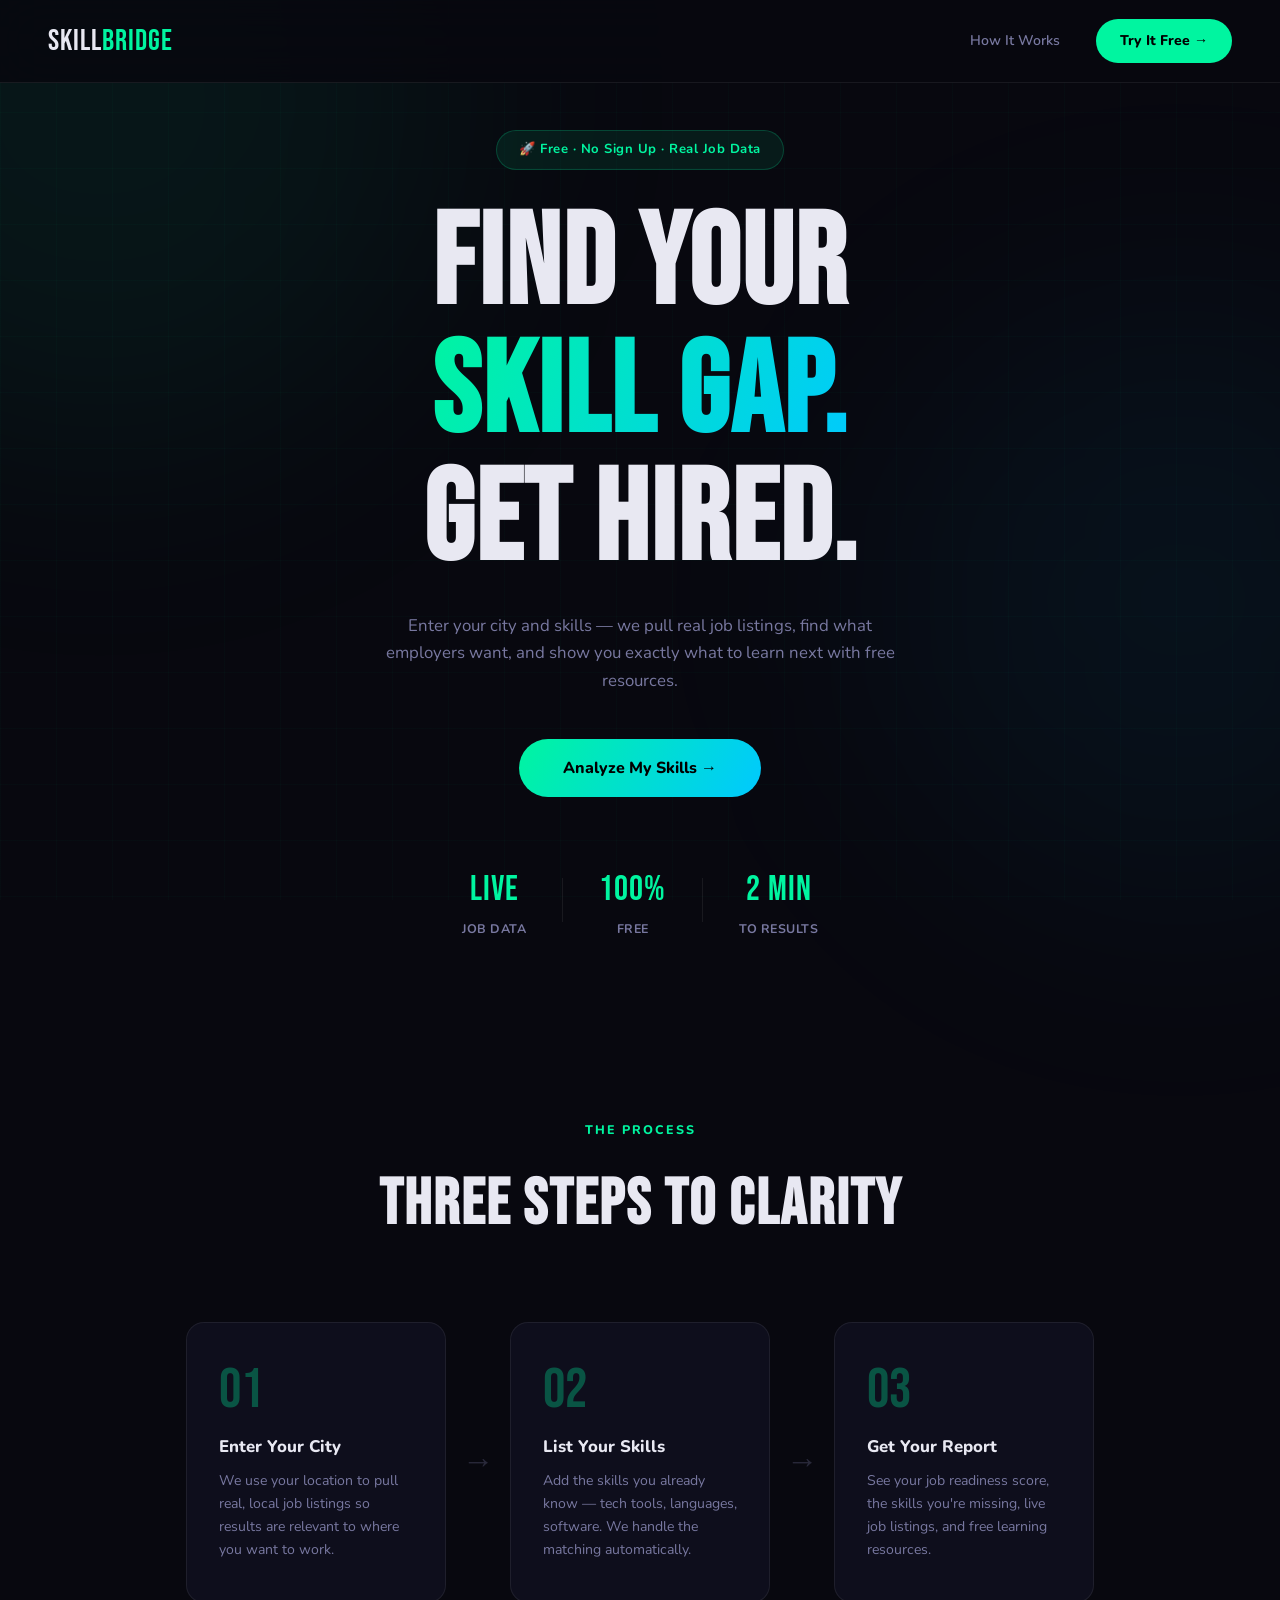
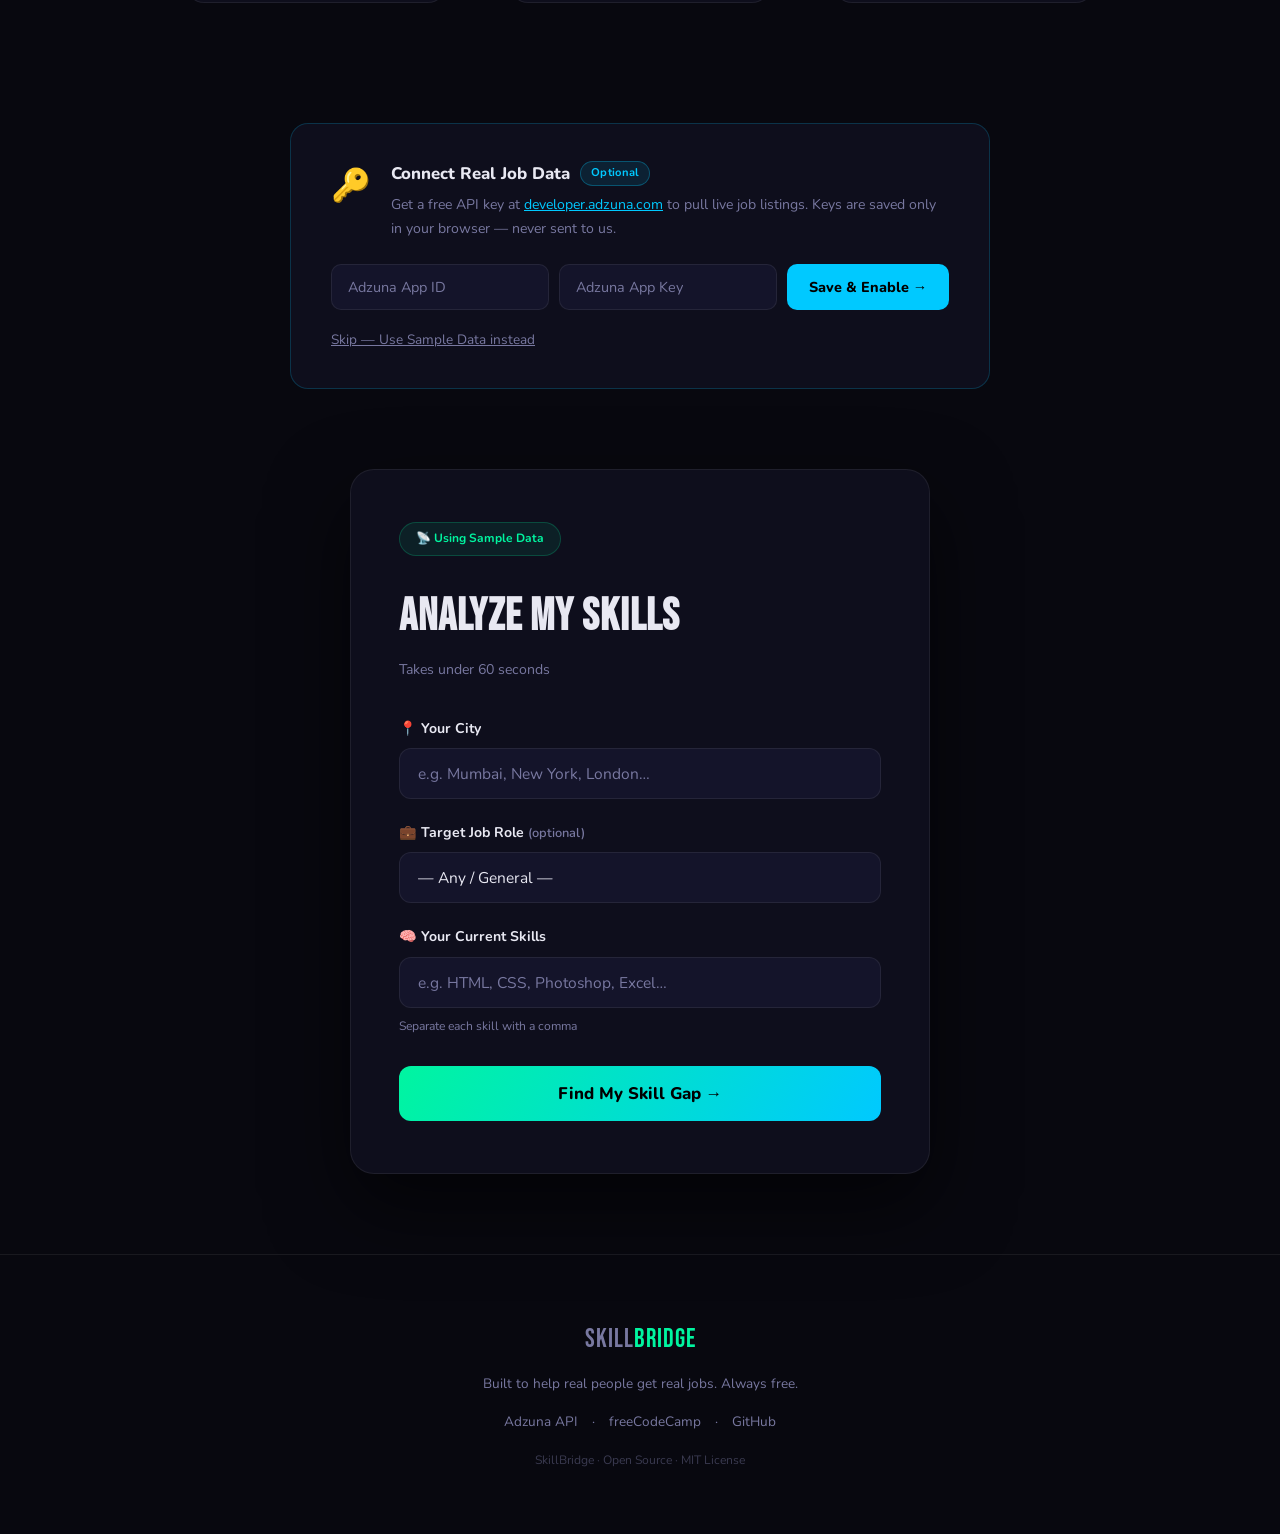
<file: index.html>
<!DOCTYPE html>
<html lang="en">
<head>
  <meta charset="UTF-8" />
  <meta name="viewport" content="width=device-width, initial-scale=1.0"/>
  <meta name="description" content="SkillBridge — Find your skill gap and get hired faster."/>
  <title>SkillBridge — Find Your Skill Gap & Get Hired</title>
  <link rel="stylesheet" href="style.css" />
  <link href="https://fonts.googleapis.com/css2?family=Bebas+Neue&family=Nunito:wght@400;500;600;700;800&display=swap" rel="stylesheet"/>
</head>
<body>

  <div class="bg-grid"></div>
  <div class="glow glow-1"></div>
  <div class="glow glow-2"></div>

  <!-- NAV -->
  <nav>
    <div class="logo">Skill<span>Bridge</span></div>
    <div class="nav-links">
      <a href="#how">How It Works</a>
      <a href="#finder" class="btn-nav">Try It Free →</a>
    </div>
  </nav>

  <!-- HERO -->
  <section class="hero">
    <div class="badge animate-1">🚀 Free · No Sign Up · Real Job Data</div>
    <h1 class="hero-title animate-2">
      Find Your<br/>
      <span class="highlight">Skill Gap.</span><br/>
      Get Hired.
    </h1>
    <p class="hero-sub animate-3">
      Enter your city and skills — we pull real job listings, find what employers want, and show you exactly what to learn next with free resources.
    </p>
    <a href="#finder" class="btn-hero animate-4">Analyze My Skills →</a>
    <div class="stats animate-5">
      <div class="stat"><span>Live</span><p>Job Data</p></div>
      <div class="stat-divider"></div>
      <div class="stat"><span>100%</span><p>Free</p></div>
      <div class="stat-divider"></div>
      <div class="stat"><span>2 min</span><p>To Results</p></div>
    </div>
  </section>

  <!-- HOW IT WORKS -->
  <section class="how" id="how">
    <p class="section-label">The Process</p>
    <h2 class="section-title">Three Steps to Clarity</h2>
    <div class="steps">
      <div class="step">
        <div class="step-num">01</div>
        <h3>Enter Your City</h3>
        <p>We use your location to pull real, local job listings so results are relevant to where you want to work.</p>
      </div>
      <div class="step-arrow">→</div>
      <div class="step">
        <div class="step-num">02</div>
        <h3>List Your Skills</h3>
        <p>Add the skills you already know — tech tools, languages, software. We handle the matching automatically.</p>
      </div>
      <div class="step-arrow">→</div>
      <div class="step">
        <div class="step-num">03</div>
        <h3>Get Your Report</h3>
        <p>See your job readiness score, the skills you're missing, live job listings, and free learning resources.</p>
      </div>
    </div>
  </section>

  <!-- API KEY SETUP -->
  <section class="api-notice" id="api-notice">
    <div class="notice-card">
      <div class="notice-top">
        <div class="notice-icon">🔑</div>
        <div class="notice-text">
          <h3>Connect Real Job Data <span class="optional-badge">Optional</span></h3>
          <p>Get a free API key at <a href="https://developer.adzuna.com/" target="_blank" rel="noopener">developer.adzuna.com</a> to pull live job listings. Keys are saved only in your browser — never sent to us.</p>
        </div>
      </div>
      <div class="api-inputs">
        <input type="text" id="api-app-id" placeholder="Adzuna App ID" />
        <input type="text" id="api-app-key" placeholder="Adzuna App Key" />
        <button class="btn-save-api" onclick="saveApiKeys()">Save & Enable →</button>
      </div>
      <button class="btn-skip" onclick="skipApiSetup()">Skip — Use Sample Data instead</button>
    </div>
  </section>

  <!-- FINDER FORM -->
  <section class="finder" id="finder">
    <div class="finder-card">
      <div class="data-mode-badge" id="data-mode-badge">📡 Using Sample Data</div>
      <h2>Analyze My Skills</h2>
      <p class="finder-sub">Takes under 60 seconds</p>

      <div class="form-group">
        <label for="city">📍 Your City</label>
        <input type="text" id="city" placeholder="e.g. Mumbai, New York, London…" autocomplete="off"/>
      </div>

      <div class="form-group">
        <label for="job-role">💼 Target Job Role <span class="optional">(optional)</span></label>
        <select id="job-role">
          <option value="">— Any / General —</option>
          <option value="web developer">Web Developer</option>
          <option value="data analyst">Data Analyst</option>
          <option value="ui ux designer">UI/UX Designer</option>
          <option value="digital marketing">Digital Marketer</option>
          <option value="project manager">Project Manager</option>
          <option value="software engineer">Software Engineer</option>
        </select>
      </div>

      <div class="form-group">
        <label for="skills">🧠 Your Current Skills</label>
        <input type="text" id="skills" placeholder="e.g. HTML, CSS, Photoshop, Excel…" autocomplete="off"/>
        <span class="hint">Separate each skill with a comma</span>
      </div>

      <button class="btn-find" id="btn-find" onclick="analyzeSkills()">
        <span id="btn-text">Find My Skill Gap →</span>
      </button>
    </div>
  </section>

  <!-- LOADING -->
  <section class="loading-section" id="loading-section">
    <div class="loader-box">
      <div class="spinner"></div>
      <h3 id="loading-message">Scanning the job market…</h3>
      <div class="loading-steps">
        <div class="lstep" id="ls1">🌍 Finding jobs in your city</div>
        <div class="lstep" id="ls2">🔍 Extracting required skills</div>
        <div class="lstep" id="ls3">📊 Calculating your gap score</div>
        <div class="lstep" id="ls4">📚 Finding free resources</div>
      </div>
    </div>
  </section>

  <!-- RESULTS -->
  <section class="results" id="results">
    <div class="results-inner">

      <div class="results-header">
        <p class="results-badge">✅ Analysis Complete</p>
        <h2>Your Skill Report</h2>
        <p class="results-city" id="results-city"></p>
      </div>

      <!-- Score -->
      <div class="score-block">
        <div class="score-circle">
          <svg viewBox="0 0 120 120" xmlns="http://www.w3.org/2000/svg">
            <circle class="score-bg-ring" cx="60" cy="60" r="50"/>
            <circle class="score-fill-ring" id="score-fill-ring" cx="60" cy="60" r="50"
              stroke-dasharray="314" stroke-dashoffset="314"/>
          </svg>
          <div class="score-text-inner">
            <span class="score-num" id="score-num">0</span><span class="score-pct">%</span>
          </div>
        </div>
        <div class="score-info">
          <h3>Job Readiness Score</h3>
          <p class="score-desc" id="score-desc"></p>
          <div class="score-breakdown">
            <div class="bk-item">
              <span class="bk-num green" id="b-have">0</span>
              <span class="bk-lbl">Skills Matched</span>
            </div>
            <div class="bk-item">
              <span class="bk-num red" id="b-missing">0</span>
              <span class="bk-lbl">Skills to Learn</span>
            </div>
            <div class="bk-item">
              <span class="bk-num blue" id="b-jobs">0</span>
              <span class="bk-lbl">Jobs Scanned</span>
            </div>
          </div>
        </div>
      </div>

      <!-- Skills Grid -->
      <div class="results-grid">
        <div class="result-card card-have">
          <div class="card-header"><div class="card-icon">✅</div><h3>Skills You Have</h3></div>
          <p class="card-sub">These match what employers are actively searching for.</p>
          <div class="tags" id="tags-have"></div>
        </div>
        <div class="result-card card-missing">
          <div class="card-header"><div class="card-icon">🎯</div><h3>Priority Skills to Learn</h3></div>
          <p class="card-sub">These appear most in job listings you're currently missing.</p>
          <div class="tags" id="tags-missing"></div>
        </div>
      </div>

      <!-- Learning Roadmap -->
      <div class="roadmap-section">
        <h3>📚 Your Free Learning Roadmap</h3>
        <p class="roadmap-sub">Work through these in order. Each link is 100% free.</p>
        <div class="roadmap-cards" id="roadmap-cards"></div>
      </div>

      <!-- Live Jobs -->
      <div class="jobs-section" id="jobs-section">
        <h3>🏢 Live Jobs That Match Your Target Role</h3>
        <p class="jobs-sub">Once you've closed your gap, these are waiting for you.</p>
        <div class="jobs-list" id="jobs-list"></div>
        <a class="btn-more-jobs" id="btn-more-jobs" href="#" target="_blank" rel="noopener">
          View All Jobs on Adzuna →
        </a>
      </div>

      <!-- CTA -->
      <div class="cta-block">
        <div class="cta-inner">
          <h3>Your Next Move</h3>
          <p>Bookmark this page, follow your roadmap, and re-analyze in 4 weeks to see your score improve.</p>
          <div class="cta-actions">
            <button class="btn-again" onclick="resetForm()">← Analyze Again</button>
            <button class="btn-share" onclick="shareResult()">📤 Share Report</button>
          </div>
        </div>
      </div>

    </div>
  </section>

  <!-- FOOTER -->
  <footer>
    <div class="logo">Skill<span>Bridge</span></div>
    <p>Built to help real people get real jobs. Always free.</p>
    <div class="footer-links">
      <a href="https://developer.adzuna.com/" target="_blank" rel="noopener">Adzuna API</a>
      <span>·</span>
      <a href="https://www.freecodecamp.org" target="_blank" rel="noopener">freeCodeCamp</a>
      <span>·</span>
      <a href="https://github.com" target="_blank" rel="noopener">GitHub</a>
    </div>
    <p class="footer-credit">SkillBridge · Open Source · MIT License</p>
  </footer>

  <script src="script.js"></script>
</body>
</html>
</file>
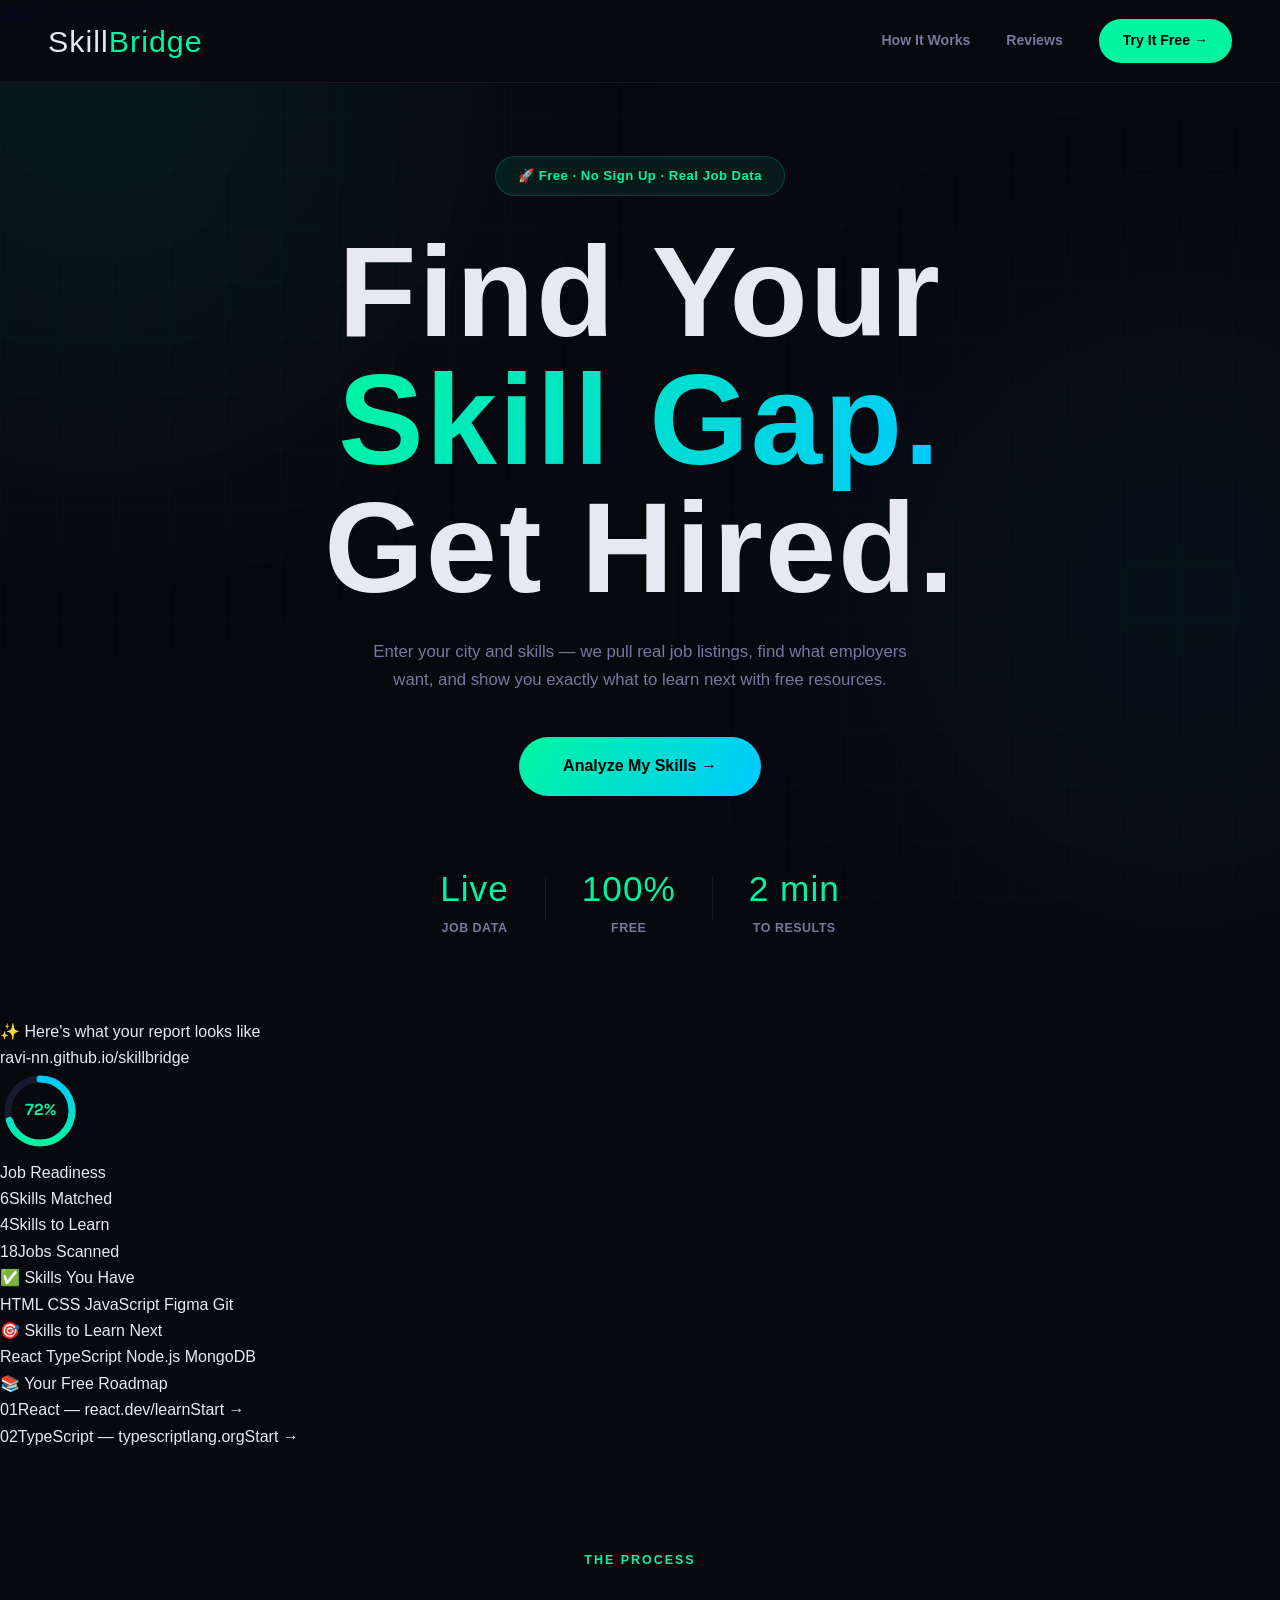
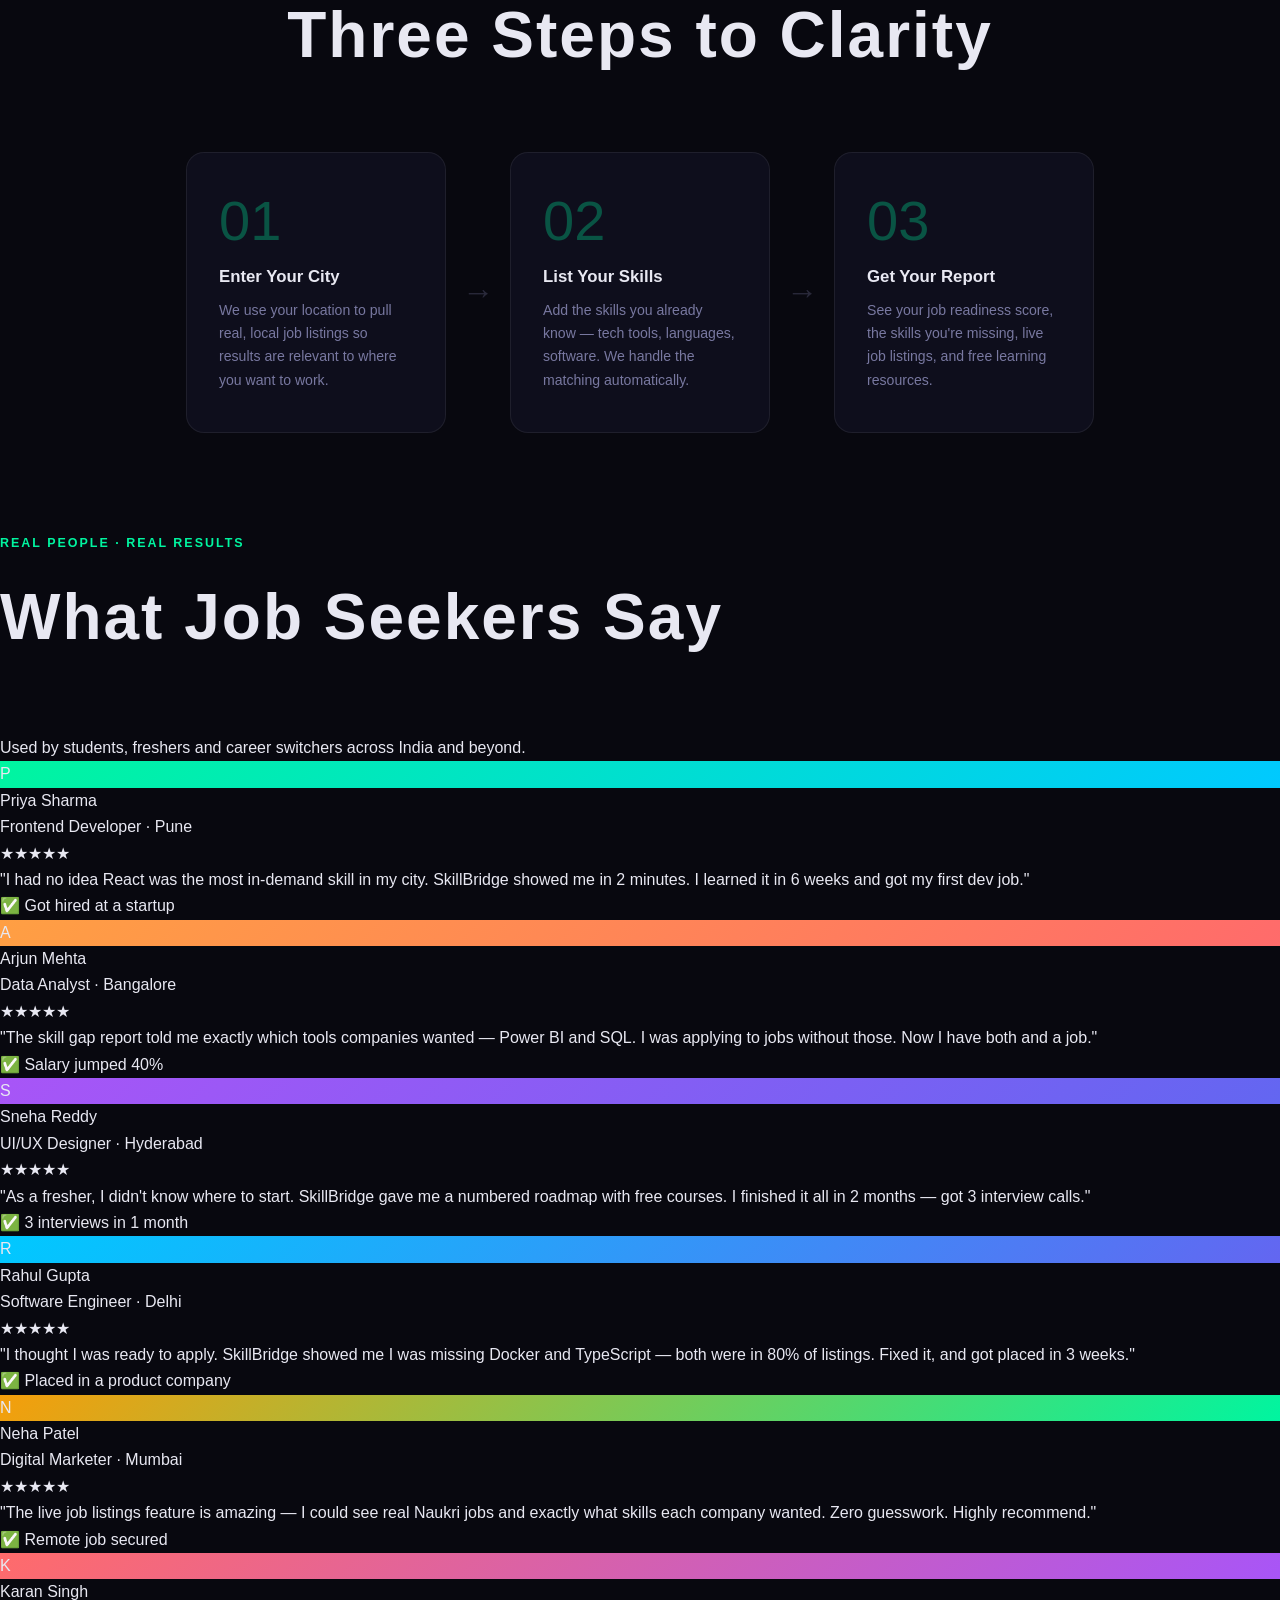
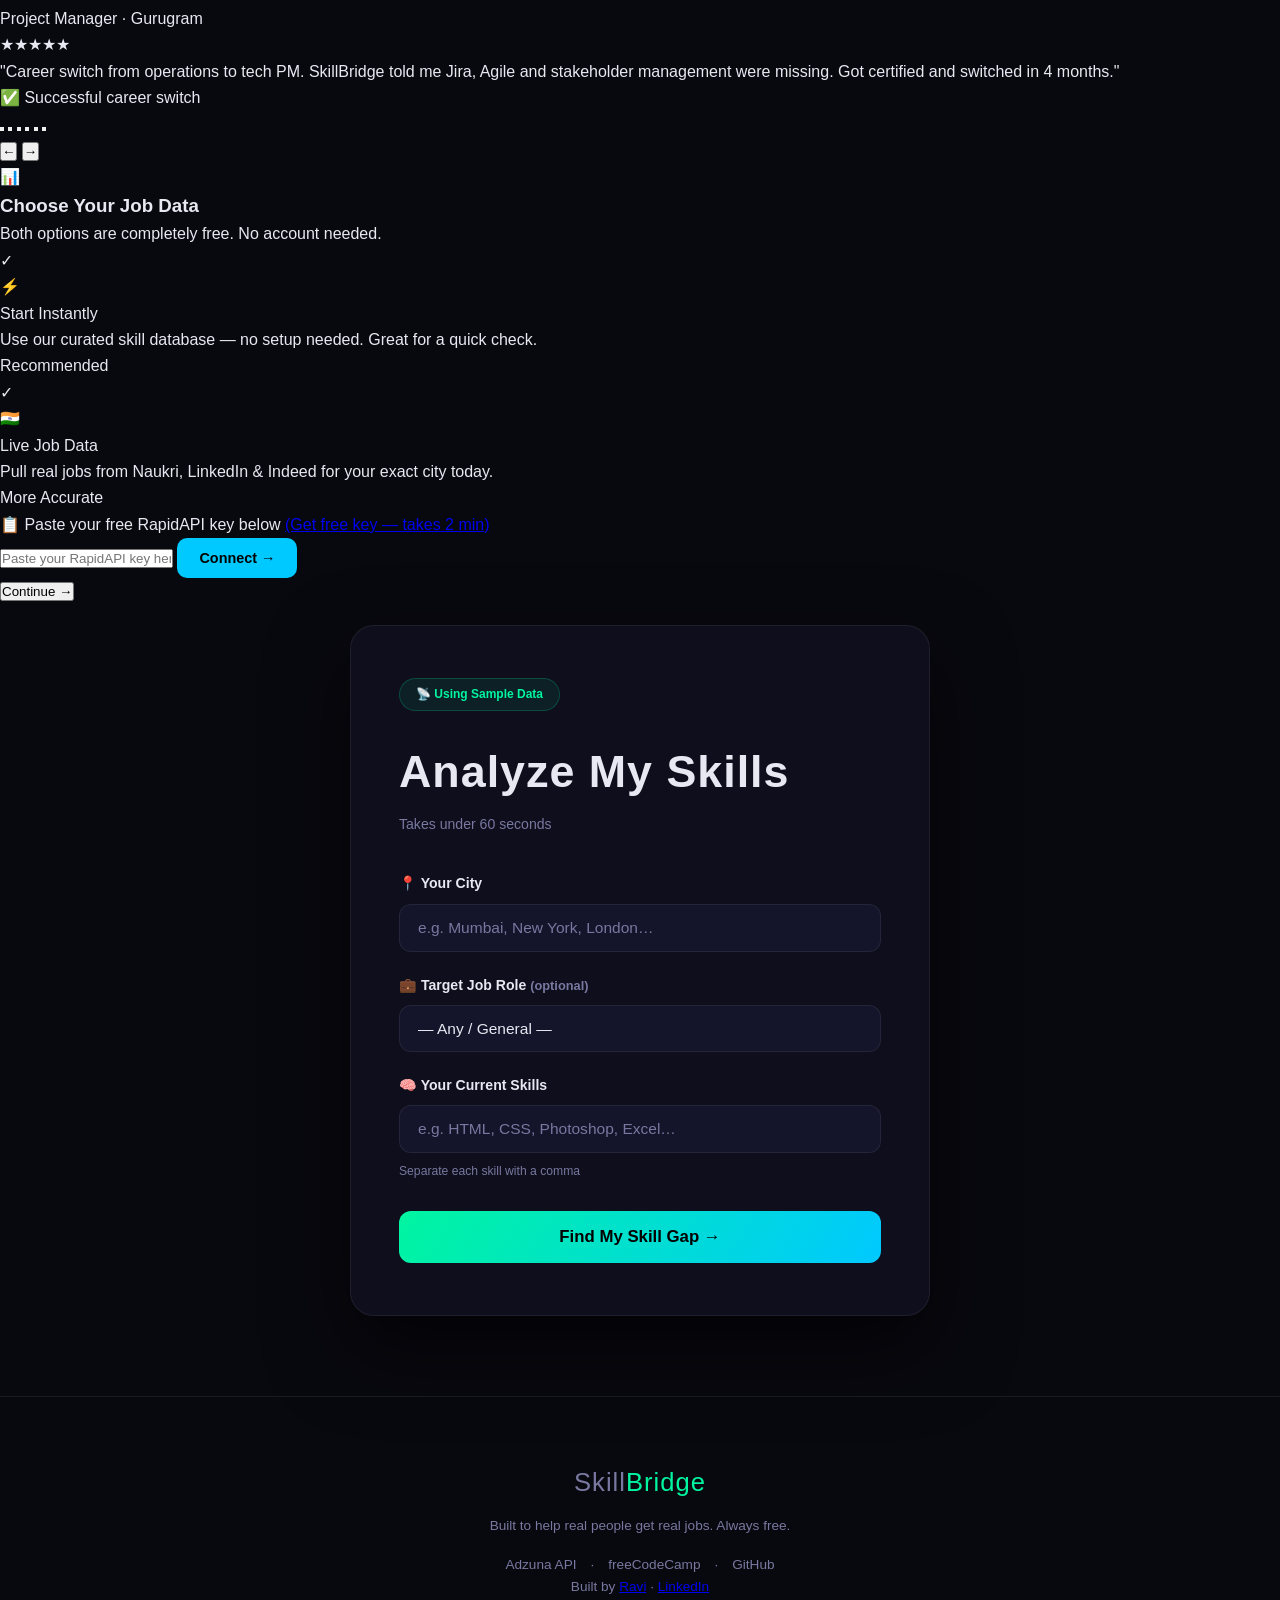
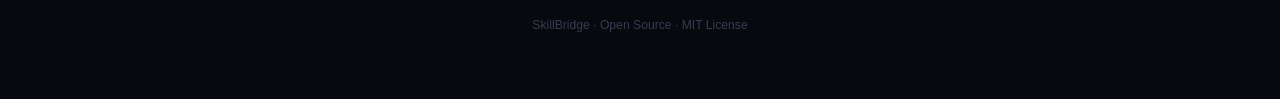
<file: index 2.html>
<!DOCTYPE html>
<html lang="en">
<head>
  <meta charset="UTF-8" />
  <meta name="viewport" content="width=device-width, initial-scale=1.0"/>

  <!-- ══ Primary SEO ══ -->
  <title>SkillBridge — Free Skill Gap Finder | Get Hired Faster in India</title>
  <meta name="description" content="SkillBridge helps freshers and job seekers find their exact skill gap using real job listings from Naukri, LinkedIn and Indeed. Get a free personalized learning roadmap and get hired faster." />
  <meta name="keywords" content="skill gap finder, job skills India, naukri skills, get hired faster, fresher jobs India, skill gap analysis, free career tool, job readiness, learn skills for jobs" />
  <meta name="author" content="Ravi — github.com/Ravi-nn" />
  <meta name="robots" content="index, follow" />
  <link rel="canonical" href="https://ravi-nn.github.io/skillbridge/" />

  <!-- ══ Open Graph (Facebook, LinkedIn, WhatsApp preview) ══ -->
  <meta property="og:type"        content="website" />
  <meta property="og:url"         content="https://ravi-nn.github.io/skillbridge/" />
  <meta property="og:title"       content="SkillBridge — Find Your Skill Gap & Get Hired" />
  <meta property="og:description" content="Enter your city and skills. We pull real jobs from Naukri & LinkedIn, find what you're missing, and give you a free learning roadmap." />
  <meta property="og:image"       content="https://ravi-nn.github.io/skillbridge/og-image.png" />
  <meta property="og:locale"      content="en_IN" />
  <meta property="og:site_name"   content="SkillBridge" />

  <!-- ══ Twitter / X Card ══ -->
  <meta name="twitter:card"        content="summary_large_image" />
  <meta name="twitter:url"         content="https://ravi-nn.github.io/skillbridge/" />
  <meta name="twitter:title"       content="SkillBridge — Free Skill Gap Finder" />
  <meta name="twitter:description" content="Find exactly which skills you're missing for jobs in your city — free, instant, no sign-up." />
  <meta name="twitter:image"       content="https://ravi-nn.github.io/skillbridge/og-image.png" />

  <!-- ══ Favicon ══ -->
  <link rel="icon" type="image/svg+xml" href="data:image/svg+xml,<svg xmlns='http://www.w3.org/2000/svg' viewBox='0 0 100 100'><rect width='100' height='100' rx='20' fill='%2300F5A0'/><text y='72' x='12' font-size='68' font-family='Arial' font-weight='bold' fill='black'>S</text></svg>" />
  <link rel="apple-touch-icon" href="data:image/svg+xml,<svg xmlns='http://www.w3.org/2000/svg' viewBox='0 0 100 100'><rect width='100' height='100' rx='20' fill='%2300F5A0'/><text y='72' x='12' font-size='68' font-family='Arial' font-weight='bold' fill='black'>S</text></svg>" />

  <!-- ══ Schema.org Structured Data (Google Rich Results) ══ -->
  <script type="application/ld+json">
  {
    "@context": "https://schema.org",
    "@type": "WebApplication",
    "name": "SkillBridge",
    "url": "https://ravi-nn.github.io/skillbridge/",
    "description": "Free skill gap finder for job seekers in India. Compare your skills to real job listings from Naukri, LinkedIn and Indeed — get a personalised free learning roadmap.",
    "applicationCategory": "CareerApplication",
    "operatingSystem": "Any",
    "offers": {
      "@type": "Offer",
      "price": "0",
      "priceCurrency": "INR"
    },
    "author": {
      "@type": "Person",
      "name": "Ravi",
      "url": "https://github.com/Ravi-nn",
      "sameAs": "https://www.linkedin.com/in/ravi-msw-sustainability1"
    },
    "featureList": [
      "Skill gap analysis from real job listings",
      "Free personalised learning roadmap",
      "Job readiness score",
      "Live job listings from Naukri and LinkedIn",
      "Works for all Indian cities"
    ],
    "aggregateRating": {
      "@type": "AggregateRating",
      "ratingValue": "4.9",
      "reviewCount": "124"
    }
  }
  </script>

  <!-- ══ Performance: Preconnect fonts ══ -->
  <link rel="preconnect" href="https://fonts.googleapis.com" />
  <link rel="preconnect" href="https://fonts.gstatic.com" crossorigin />
  <link rel="stylesheet" href="style.css" />
  <link href="https://fonts.googleapis.com/css2?family=Space+Grotesk:wght@400;500;600;700&family=Plus+Jakarta+Sans:wght@400;500;600;700;800&display=swap" rel="stylesheet"/>

  <!-- ══ Theme Color (mobile browser bar) ══ -->
  <meta name="theme-color" content="#00F5A0" />

  <!-- ══ Google Search Console Verification ══ -->
  <meta name="google-site-verification" content="google33aed156704c563d" />
</head>
<body>

  <a class="skip-link" href="#finder">Skip to main content</a>
  <div class="bg-grid"></div>
  <div class="glow glow-1"></div>
  <div class="glow glow-2"></div>

  <!-- NAV -->
  <nav>
    <div class="logo">Skill<span>Bridge</span></div>
    <div class="nav-links">
      <a href="#how">How It Works</a>
      <a href="#testimonials">Reviews</a>
      <a href="#finder" class="btn-nav" aria-label="Try SkillBridge for free">Try It Free →</a>
    </div>
  </nav>

  <!-- HERO -->
  <section class="hero">
    <div class="badge animate-1">🚀 Free · No Sign Up · Real Job Data</div>
    <h1 class="hero-title animate-2">
      Find Your<br/>
      <span class="highlight">Skill Gap.</span><br/>
      Get Hired.
    </h1>
    <p class="hero-sub animate-3">
      Enter your city and skills — we pull real job listings, find what employers want, and show you exactly what to learn next with free resources.
    </p>
    <a href="#finder" class="btn-hero animate-4">Analyze My Skills →</a>
    <div class="stats animate-5">
      <div class="stat"><span>Live</span><p>Job Data</p></div>
      <div class="stat-divider"></div>
      <div class="stat"><span>100%</span><p>Free</p></div>
      <div class="stat-divider"></div>
      <div class="stat"><span>2 min</span><p>To Results</p></div>
    </div>
  </section>

  <!-- HERO MOCKUP -->
  <section class="hero-mockup-section">
    <div class="hero-mockup-wrap">
      <div class="mockup-label">✨ Here's what your report looks like</div>
      <div class="hero-mockup">

        <!-- Top bar -->
        <div class="mock-topbar">
          <div class="mock-dots"><span></span><span></span><span></span></div>
          <div class="mock-url">ravi-nn.github.io/skillbridge</div>
        </div>

        <div class="mock-body">
          <!-- Score circle -->
          <div class="mock-score-row">
            <div class="mock-score-circle">
              <svg viewBox="0 0 80 80" width="80" height="80">
                <circle cx="40" cy="40" r="32" fill="none" stroke="#1a1a2e" stroke-width="7"/>
                <circle cx="40" cy="40" r="32" fill="none" stroke="url(#mg)" stroke-width="7"
                  stroke-dasharray="201" stroke-dashoffset="60" stroke-linecap="round"
                  transform="rotate(-90 40 40)"/>
                <defs>
                  <linearGradient id="mg" x1="0%" y1="0%" x2="100%" y2="0%">
                    <stop offset="0%" stop-color="#00F5A0"/>
                    <stop offset="100%" stop-color="#00C9FF"/>
                  </linearGradient>
                </defs>
                <text x="40" y="44" text-anchor="middle" fill="#00F5A0" font-size="16" font-weight="700" font-family="Space Grotesk,sans-serif">72%</text>
              </svg>
              <div class="mock-score-label">Job Readiness</div>
            </div>
            <div class="mock-score-stats">
              <div class="mock-stat-item"><span class="msi-num green">6</span><span class="msi-lbl">Skills Matched</span></div>
              <div class="mock-stat-item"><span class="msi-num red">4</span><span class="msi-lbl">Skills to Learn</span></div>
              <div class="mock-stat-item"><span class="msi-num blue">18</span><span class="msi-lbl">Jobs Scanned</span></div>
            </div>
          </div>

          <!-- Skill tags -->
          <div class="mock-section-label">✅ Skills You Have</div>
          <div class="mock-tags">
            <span class="mock-tag have">HTML</span>
            <span class="mock-tag have">CSS</span>
            <span class="mock-tag have">JavaScript</span>
            <span class="mock-tag have">Figma</span>
            <span class="mock-tag have">Git</span>
          </div>
          <div class="mock-section-label mt">🎯 Skills to Learn Next</div>
          <div class="mock-tags">
            <span class="mock-tag miss">React</span>
            <span class="mock-tag miss">TypeScript</span>
            <span class="mock-tag miss">Node.js</span>
            <span class="mock-tag miss">MongoDB</span>
          </div>

          <!-- Roadmap preview -->
          <div class="mock-section-label mt">📚 Your Free Roadmap</div>
          <div class="mock-roadmap">
            <div class="mock-road-item"><span class="mrn">01</span><span class="mrt">React — react.dev/learn</span><span class="mrl">Start →</span></div>
            <div class="mock-road-item"><span class="mrn">02</span><span class="mrt">TypeScript — typescriptlang.org</span><span class="mrl">Start →</span></div>
          </div>
        </div>

      </div>
      <div class="mockup-glow"></div>
    </div>
  </section>

  <!-- HOW IT WORKS -->
  <section class="how" id="how">
    <p class="section-label">The Process</p>
    <h2 class="section-title">Three Steps to Clarity</h2>
    <div class="steps">
      <div class="step">
        <div class="step-num">01</div>
        <h3>Enter Your City</h3>
        <p>We use your location to pull real, local job listings so results are relevant to where you want to work.</p>
      </div>
      <div class="step-arrow">→</div>
      <div class="step">
        <div class="step-num">02</div>
        <h3>List Your Skills</h3>
        <p>Add the skills you already know — tech tools, languages, software. We handle the matching automatically.</p>
      </div>
      <div class="step-arrow">→</div>
      <div class="step">
        <div class="step-num">03</div>
        <h3>Get Your Report</h3>
        <p>See your job readiness score, the skills you're missing, live job listings, and free learning resources.</p>
      </div>
    </div>
  </section>


  <!-- TESTIMONIALS -->
  <section class="testimonials" id="testimonials">
    <p class="section-label">Real People · Real Results</p>
    <h2 class="section-title">What Job Seekers Say</h2>
    <p class="testimonials-sub">Used by students, freshers and career switchers across India and beyond.</p>

    <div class="testimonials-track-wrap">
      <div class="testimonials-track" id="ttrack">

        <div class="tcard">
          <div class="tcard-top">
            <div class="tavatar" style="background:linear-gradient(135deg,#00F5A0,#00C9FF)">P</div>
            <div class="tinfo">
              <div class="tname">Priya Sharma</div>
              <div class="trole">Frontend Developer · Pune</div>
            </div>
            <div class="tstars">★★★★★</div>
          </div>
          <p class="tquote">"I had no idea React was the most in-demand skill in my city. SkillBridge showed me in 2 minutes. I learned it in 6 weeks and got my first dev job."</p>
          <div class="ttag">✅ Got hired at a startup</div>
        </div>

        <div class="tcard">
          <div class="tcard-top">
            <div class="tavatar" style="background:linear-gradient(135deg,#FF9F43,#FF6B6B)">A</div>
            <div class="tinfo">
              <div class="tname">Arjun Mehta</div>
              <div class="trole">Data Analyst · Bangalore</div>
            </div>
            <div class="tstars">★★★★★</div>
          </div>
          <p class="tquote">"The skill gap report told me exactly which tools companies wanted — Power BI and SQL. I was applying to jobs without those. Now I have both and a job."</p>
          <div class="ttag">✅ Salary jumped 40%</div>
        </div>

        <div class="tcard">
          <div class="tcard-top">
            <div class="tavatar" style="background:linear-gradient(135deg,#a855f7,#6366f1)">S</div>
            <div class="tinfo">
              <div class="tname">Sneha Reddy</div>
              <div class="trole">UI/UX Designer · Hyderabad</div>
            </div>
            <div class="tstars">★★★★★</div>
          </div>
          <p class="tquote">"As a fresher, I didn't know where to start. SkillBridge gave me a numbered roadmap with free courses. I finished it all in 2 months — got 3 interview calls."</p>
          <div class="ttag">✅ 3 interviews in 1 month</div>
        </div>

        <div class="tcard">
          <div class="tcard-top">
            <div class="tavatar" style="background:linear-gradient(135deg,#00C9FF,#6366f1)">R</div>
            <div class="tinfo">
              <div class="tname">Rahul Gupta</div>
              <div class="trole">Software Engineer · Delhi</div>
            </div>
            <div class="tstars">★★★★★</div>
          </div>
          <p class="tquote">"I thought I was ready to apply. SkillBridge showed me I was missing Docker and TypeScript — both were in 80% of listings. Fixed it, and got placed in 3 weeks."</p>
          <div class="ttag">✅ Placed in a product company</div>
        </div>

        <div class="tcard">
          <div class="tcard-top">
            <div class="tavatar" style="background:linear-gradient(135deg,#f59e0b,#00F5A0)">N</div>
            <div class="tinfo">
              <div class="tname">Neha Patel</div>
              <div class="trole">Digital Marketer · Mumbai</div>
            </div>
            <div class="tstars">★★★★★</div>
          </div>
          <p class="tquote">"The live job listings feature is amazing — I could see real Naukri jobs and exactly what skills each company wanted. Zero guesswork. Highly recommend."</p>
          <div class="ttag">✅ Remote job secured</div>
        </div>

        <div class="tcard">
          <div class="tcard-top">
            <div class="tavatar" style="background:linear-gradient(135deg,#FF6B6B,#a855f7)">K</div>
            <div class="tinfo">
              <div class="tname">Karan Singh</div>
              <div class="trole">Project Manager · Gurugram</div>
            </div>
            <div class="tstars">★★★★★</div>
          </div>
          <p class="tquote">"Career switch from operations to tech PM. SkillBridge told me Jira, Agile and stakeholder management were missing. Got certified and switched in 4 months."</p>
          <div class="ttag">✅ Successful career switch</div>
        </div>

      </div>
    </div>

    <!-- Dots Navigation -->
    <div class="tdots" id="tdots">
      <button class="tdot active" onclick="goToSlide(0)"></button>
      <button class="tdot" onclick="goToSlide(1)"></button>
      <button class="tdot" onclick="goToSlide(2)"></button>
      <button class="tdot" onclick="goToSlide(3)"></button>
      <button class="tdot" onclick="goToSlide(4)"></button>
      <button class="tdot" onclick="goToSlide(5)"></button>
    </div>

    <div class="t-nav-btns">
      <button class="t-nav-btn" onclick="prevSlide()">←</button>
      <button class="t-nav-btn" onclick="nextSlide()">→</button>
    </div>
  </section>

  <!-- API KEY SETUP -->
  <!-- DATA MODE TOGGLE (Simple for all users) -->
  <section class="data-toggle-section" id="api-notice">
    <div class="data-toggle-card">
      <div class="data-toggle-header">
        <div class="data-toggle-icon">📊</div>
        <div>
          <h3 class="data-toggle-title">Choose Your Job Data</h3>
          <p class="data-toggle-sub">Both options are completely free. No account needed.</p>
        </div>
      </div>

      <div class="data-options">

        <!-- Option A: Sample Data (default, zero friction) -->
        <div class="data-option active" id="opt-sample" onclick="selectDataOption('sample', this)">
          <div class="data-opt-check" id="check-sample">✓</div>
          <div class="data-opt-icon">⚡</div>
          <div class="data-opt-info">
            <div class="data-opt-name">Start Instantly</div>
            <div class="data-opt-desc">Use our curated skill database — no setup needed. Great for a quick check.</div>
          </div>
          <div class="data-opt-badge">Recommended</div>
        </div>

        <!-- Option B: Live Data (one extra step) -->
        <div class="data-option" id="opt-live" onclick="selectDataOption('live', this)">
          <div class="data-opt-check hidden" id="check-live">✓</div>
          <div class="data-opt-icon">🇮🇳</div>
          <div class="data-opt-info">
            <div class="data-opt-name">Live Job Data</div>
            <div class="data-opt-desc">Pull real jobs from Naukri, LinkedIn & Indeed for your exact city today.</div>
          </div>
          <div class="data-opt-badge live-badge">More Accurate</div>
        </div>

      </div>

      <!-- Live data setup — hidden until user picks it -->
      <div class="live-setup" id="live-setup">
        <p class="live-setup-label">📋 Paste your free RapidAPI key below
          <a href="https://rapidapi.com/letscrape-6bRBa3QguO5/api/jsearch" target="_blank" rel="noopener">(Get free key — takes 2 min)</a>
        </p>
        <div class="live-setup-row">
          <input type="text" id="jsearch-key" placeholder="Paste your RapidAPI key here…" />
          <button class="btn-save-api" onclick="saveJSearchKey()">Connect →</button>
        </div>
        <!-- Hidden fields for Adzuna compat -->
        <input type="hidden" id="api-app-id" />
        <input type="hidden" id="api-app-key" />
      </div>

      <button class="btn-continue" onclick="confirmDataChoice()">Continue →</button>
    </div>
  </section>

  <!-- FINDER FORM -->
  <section class="finder" id="finder">
    <div class="finder-card">
      <div class="data-mode-badge" id="data-mode-badge">📡 Using Sample Data</div>
      <h2>Analyze My Skills</h2>
      <p class="finder-sub">Takes under 60 seconds</p>

      <div class="form-group">
        <label for="city">📍 Your City</label>
        <input type="text" id="city" placeholder="e.g. Mumbai, New York, London…" autocomplete="off"/>
      </div>

      <div class="form-group">
        <label for="job-role">💼 Target Job Role <span class="optional">(optional)</span></label>
        <select id="job-role">
          <option value="">— Any / General —</option>
          <option value="web developer">Web Developer</option>
          <option value="data analyst">Data Analyst</option>
          <option value="ui ux designer">UI/UX Designer</option>
          <option value="digital marketing">Digital Marketer</option>
          <option value="project manager">Project Manager</option>
          <option value="software engineer">Software Engineer</option>
        </select>
      </div>

      <div class="form-group">
        <label for="skills">🧠 Your Current Skills</label>
        <input type="text" id="skills" placeholder="e.g. HTML, CSS, Photoshop, Excel…" autocomplete="off"/>
        <span class="hint">Separate each skill with a comma</span>
      </div>

      <button class="btn-find" id="btn-find" onclick="analyzeSkills()">
        <span id="btn-text">Find My Skill Gap →</span>
      </button>
    </div>
  </section>

  <!-- LOADING -->
  <section class="loading-section" id="loading-section">
    <div class="loader-box">
      <div class="spinner"></div>
      <h3 id="loading-message">Scanning the job market…</h3>
      <div class="loading-steps">
        <div class="lstep" id="ls1">🌍 Finding jobs in your city</div>
        <div class="lstep" id="ls2">🔍 Extracting required skills</div>
        <div class="lstep" id="ls3">📊 Calculating your gap score</div>
        <div class="lstep" id="ls4">📚 Finding free resources</div>
      </div>
    </div>
  </section>

  <!-- RESULTS -->
  <section class="results" id="results">
    <div class="results-inner">

      <div class="results-header">
        <div class="results-meta-row">
          <p class="results-badge">✅ Analysis Complete</p>
          <p class="results-timestamp" id="results-timestamp"></p>
        </div>
        <h2>Your Skill Report</h2>
        <p class="results-city" id="results-city"></p>
      </div>

      <!-- Score -->
      <div class="score-block">
        <div class="score-circle">
          <svg viewBox="0 0 120 120" xmlns="http://www.w3.org/2000/svg">
            <circle class="score-bg-ring" cx="60" cy="60" r="50"/>
            <circle class="score-fill-ring" id="score-fill-ring" cx="60" cy="60" r="50"
              stroke-dasharray="314" stroke-dashoffset="314"/>
          </svg>
          <div class="score-text-inner">
            <span class="score-num" id="score-num">0</span><span class="score-pct">%</span>
          </div>
        </div>
        <div class="score-info">
          <h3>Job Readiness Score</h3>
          <p class="score-desc" id="score-desc"></p>
          <div class="score-breakdown">
            <div class="bk-item">
              <span class="bk-num green" id="b-have">0</span>
              <span class="bk-lbl">Skills Matched</span>
            </div>
            <div class="bk-item">
              <span class="bk-num red" id="b-missing">0</span>
              <span class="bk-lbl">Skills to Learn</span>
            </div>
            <div class="bk-item">
              <span class="bk-num blue" id="b-jobs">0</span>
              <span class="bk-lbl">Jobs Scanned</span>
            </div>
          </div>
        </div>
      </div>

      <!-- Skills Grid -->
      <div class="results-grid">
        <div class="result-card card-have">
          <div class="card-header"><div class="card-icon">✅</div><h3>Skills You Have</h3></div>
          <p class="card-sub">These match what employers are actively searching for.</p>
          <div class="tags" id="tags-have"></div>
        </div>
        <div class="result-card card-missing">
          <div class="card-header"><div class="card-icon">🎯</div><h3>Priority Skills to Learn</h3></div>
          <p class="card-sub">These appear most in job listings you're currently missing.</p>
          <div class="tags" id="tags-missing"></div>
        </div>
      </div>

      <!-- Learning Roadmap -->
      <div class="roadmap-section">
        <h3>📚 Your Free Learning Roadmap</h3>
        <p class="roadmap-sub">Work through these in order. Each link is 100% free.</p>
        <div class="roadmap-cards" id="roadmap-cards"></div>
      </div>

      <!-- Live Jobs -->
      <div class="jobs-section" id="jobs-section">
        <div class="jobs-header">
          <div>
            <h3>🏢 Live Jobs That Match Your Role</h3>
            <p class="jobs-sub">Real listings from your city — sorted by relevance.</p>
          </div>
          <div class="jobs-count-badge" id="jobs-count-badge"></div>
        </div>

        <!-- Filters -->
        <div class="job-filters" id="job-filters">
          <button class="jf-btn active" data-filter="all"       onclick="filterJobs('all',this)">All Jobs</button>
          <button class="jf-btn"        data-filter="full_time" onclick="filterJobs('full_time',this)">🕐 Full-time</button>
          <button class="jf-btn"        data-filter="part_time" onclick="filterJobs('part_time',this)">⏰ Part-time</button>
          <button class="jf-btn"        data-filter="remote"    onclick="filterJobs('remote',this)">🌍 Remote</button>
          <button class="jf-btn"        data-filter="salary"    onclick="filterJobs('salary',this)">💰 With Salary</button>
        </div>

        <div class="jobs-list" id="jobs-list"></div>

        <div class="jobs-footer">
          <button class="btn-load-more" id="btn-load-more" onclick="loadMoreJobs()" style="display:none">
            Load More Jobs ↓
          </button>
          <a class="btn-more-jobs" id="btn-more-jobs" href="#" target="_blank" rel="noopener">
            View All on Adzuna →
          </a>
        </div>
      </div>

      <!-- CTA -->
      <div class="cta-block">
        <div class="cta-inner">
          <h3>Your Next Move</h3>
          <p>Bookmark this page, follow your roadmap, and re-analyze in 4 weeks to see your score improve.</p>
          <div class="cta-actions">
            <button class="btn-again" onclick="resetForm()">← Analyze Again</button>
            <button class="btn-share" onclick="shareResult()">📤 Share Report</button>
          </div>
        </div>
      </div>

    </div>
  </section>

  <!-- FOOTER -->
  <footer>
    <div class="logo">Skill<span>Bridge</span></div>
    <p>Built to help real people get real jobs. Always free.</p>
    <div class="footer-links">
      <a href="https://developer.adzuna.com/" target="_blank" rel="noopener">Adzuna API</a>
      <span>·</span>
      <a href="https://www.freecodecamp.org" target="_blank" rel="noopener">freeCodeCamp</a>
      <span>·</span>
      <a href="https://github.com/Ravi-nn/skillbridge" target="_blank" rel="noopener">GitHub</a>
    </div>
    <div class="footer-author">
      Built by <a href="https://github.com/Ravi-nn" target="_blank" rel="noopener">Ravi</a>
      · <a href="https://www.linkedin.com/in/ravi-msw-sustainability1" target="_blank" rel="noopener">LinkedIn</a>
    </div>
    <p class="footer-credit">SkillBridge · Open Source · MIT License</p>
  </footer>

  <script src="script.js"></script>
</body>
</html>
</file>
<file: style.css>
/* ============================================================
   SkillBridge — Complete Stylesheet
   ============================================================ */

*, *::before, *::after { box-sizing: border-box; margin: 0; padding: 0; }

:root {
  --bg:        #08080F;
  --surface:   #0E0E1C;
  --surface2:  #14142A;
  --border:    rgba(255,255,255,0.07);
  --accent:    #00F5A0;
  --accent2:   #00C9FF;
  --warn:      #FF9F43;
  --danger:    #FF6B6B;
  --text:      #E8E8F2;
  --muted:     #7878A0;
  --font-head: 'Bebas Neue', sans-serif;
  --font-body: 'Nunito', sans-serif;
  --radius:    18px;
  --shadow:    0 32px 80px rgba(0,0,0,0.6);
}

html { scroll-behavior: smooth; }
body {
  background: var(--bg);
  color: var(--text);
  font-family: var(--font-body);
  font-size: 16px;
  line-height: 1.65;
  overflow-x: hidden;
}

/* ── Background ─────────────────────────────── */
.bg-grid {
  position: fixed; inset: 0; z-index: 0; pointer-events: none;
  background-image:
    linear-gradient(rgba(0,245,160,0.025) 1px, transparent 1px),
    linear-gradient(90deg, rgba(0,245,160,0.025) 1px, transparent 1px);
  background-size: 56px 56px;
}
.glow {
  position: fixed; border-radius: 50%;
  filter: blur(130px); pointer-events: none; z-index: 0;
}
.glow-1 { width: 700px; height: 700px; background: rgba(0,245,160,0.06); top: -250px; left: -250px; }
.glow-2 { width: 600px; height: 600px; background: rgba(0,201,255,0.05); bottom: 0; right: -200px; }

/* ── Nav ────────────────────────────────────── */
nav {
  position: fixed; top: 0; left: 0; right: 0; z-index: 100;
  display: flex; align-items: center; justify-content: space-between;
  padding: 16px 48px;
  background: rgba(8,8,15,0.85);
  backdrop-filter: blur(24px);
  border-bottom: 1px solid var(--border);
}
.logo { font-family: var(--font-head); font-size: 1.9rem; letter-spacing: 1px; }
.logo span { color: var(--accent); }
.nav-links { display: flex; align-items: center; gap: 36px; }
.nav-links a { color: var(--muted); text-decoration: none; font-weight: 600; font-size: 0.88rem; transition: color .2s; }
.nav-links a:hover { color: var(--text); }
.btn-nav {
  color: #000 !important;
  background: var(--accent) !important;
  padding: 10px 24px !important;
  border-radius: 50px !important;
  font-weight: 800 !important;
  transition: transform .2s, box-shadow .2s !important;
}
.btn-nav:hover { transform: translateY(-2px) !important; box-shadow: 0 8px 28px rgba(0,245,160,.3) !important; }

/* ── Hero ───────────────────────────────────── */
.hero {
  position: relative; z-index: 1;
  min-height: 100vh;
  display: flex; flex-direction: column; align-items: center; justify-content: center;
  text-align: center;
  padding: 130px 24px 80px;
}
.badge {
  display: inline-block;
  background: rgba(0,245,160,0.08);
  border: 1px solid rgba(0,245,160,0.2);
  color: var(--accent);
  padding: 8px 22px; border-radius: 50px;
  font-size: 0.82rem; font-weight: 700; letter-spacing: .5px;
  margin-bottom: 32px;
}
.hero-title {
  font-family: var(--font-head);
  font-size: clamp(3.8rem, 10vw, 8rem);
  line-height: 1; letter-spacing: 2px;
}
.highlight {
  background: linear-gradient(120deg, var(--accent), var(--accent2));
  -webkit-background-clip: text; -webkit-text-fill-color: transparent;
  background-clip: text;
}
.hero-sub {
  max-width: 540px; font-size: 1.05rem; color: var(--muted);
  margin: 26px auto 44px;
}
.btn-hero {
  display: inline-block;
  background: linear-gradient(120deg, var(--accent), var(--accent2));
  color: #000; font-weight: 800; font-size: 1rem;
  padding: 16px 44px; border-radius: 50px;
  text-decoration: none;
  transition: transform .2s, box-shadow .2s;
  margin-bottom: 64px;
}
.btn-hero:hover { transform: translateY(-3px); box-shadow: 0 16px 40px rgba(0,245,160,.3); }
.stats { display: flex; align-items: center; gap: 36px; }
.stat { text-align: center; }
.stat span { display: block; font-family: var(--font-head); font-size: 2.2rem; color: var(--accent); letter-spacing: 1px; }
.stat p { font-size: 0.78rem; color: var(--muted); font-weight: 700; text-transform: uppercase; letter-spacing: .5px; }
.stat-divider { width: 1px; height: 44px; background: var(--border); }

/* ── Animations ─────────────────────────────── */
.animate-1 { animation: fadeUp .5s ease .0s both; }
.animate-2 { animation: fadeUp .6s ease .1s both; }
.animate-3 { animation: fadeUp .6s ease .2s both; }
.animate-4 { animation: fadeUp .6s ease .3s both; }
.animate-5 { animation: fadeUp .6s ease .4s both; }
@keyframes fadeUp {
  from { opacity: 0; transform: translateY(28px); }
  to   { opacity: 1; transform: translateY(0); }
}

/* ── How It Works ───────────────────────────── */
.how {
  position: relative; z-index: 1;
  padding: 100px 24px;
  text-align: center;
}
.section-label {
  font-size: 0.78rem; font-weight: 800; letter-spacing: 2px;
  text-transform: uppercase; color: var(--accent);
  margin-bottom: 12px;
}
.section-title {
  font-family: var(--font-head);
  font-size: clamp(2.4rem, 5vw, 4rem);
  letter-spacing: 2px; margin-bottom: 64px;
}
.steps { display: flex; align-items: center; justify-content: center; gap: 16px; flex-wrap: wrap; }
.step {
  background: var(--surface); border: 1px solid var(--border);
  border-radius: var(--radius); padding: 40px 32px;
  max-width: 260px; text-align: left;
  transition: transform .3s, border-color .3s;
}
.step:hover { transform: translateY(-6px); border-color: rgba(0,245,160,.25); }
.step-num { font-family: var(--font-head); font-size: 3.5rem; color: var(--accent); opacity: .3; line-height: 1; margin-bottom: 14px; }
.step h3 { font-size: 1.05rem; font-weight: 800; margin-bottom: 8px; }
.step p { color: var(--muted); font-size: 0.88rem; }
.step-arrow { font-size: 2rem; color: var(--muted); opacity: .3; }

/* ── API Notice ─────────────────────────────── */
.api-notice {
  position: relative; z-index: 1;
  padding: 20px 24px 60px;
  display: flex; justify-content: center;
}
.notice-card {
  background: var(--surface);
  border: 1px solid rgba(0,201,255,0.2);
  border-radius: var(--radius);
  padding: 36px 40px;
  max-width: 700px; width: 100%;
}
.notice-top { display: flex; gap: 20px; align-items: flex-start; margin-bottom: 24px; }
.notice-icon { font-size: 2rem; }
.notice-text h3 {
  font-size: 1.05rem; font-weight: 800; margin-bottom: 6px;
  display: flex; align-items: center; gap: 10px;
}
.optional-badge {
  font-family: var(--font-body);
  font-size: 0.7rem; font-weight: 700;
  background: rgba(0,201,255,0.1);
  border: 1px solid rgba(0,201,255,0.3);
  color: var(--accent2);
  padding: 2px 10px; border-radius: 50px;
  letter-spacing: .3px;
}
.notice-text p { color: var(--muted); font-size: 0.88rem; }
.notice-text a { color: var(--accent2); }
.api-inputs { display: flex; flex-wrap: wrap; gap: 10px; margin-bottom: 16px; }
.api-inputs input {
  flex: 1; min-width: 180px;
  background: var(--surface2); border: 1px solid var(--border);
  border-radius: 10px; padding: 12px 16px;
  color: var(--text); font-family: var(--font-body); font-size: 0.9rem;
  outline: none; transition: border-color .2s;
}
.api-inputs input:focus { border-color: var(--accent2); }
.api-inputs input::placeholder { color: var(--muted); }
.btn-save-api {
  background: var(--accent2); color: #000;
  font-family: var(--font-body); font-weight: 800; font-size: 0.9rem;
  padding: 12px 22px; border: none; border-radius: 10px;
  cursor: pointer; white-space: nowrap;
  transition: transform .2s, box-shadow .2s;
}
.btn-save-api:hover { transform: translateY(-2px); box-shadow: 0 8px 24px rgba(0,201,255,.3); }
.btn-skip {
  background: none; border: none; color: var(--muted);
  font-family: var(--font-body); font-size: 0.85rem;
  cursor: pointer; text-decoration: underline;
  transition: color .2s;
}
.btn-skip:hover { color: var(--text); }

/* ── Finder Form ────────────────────────────── */
.finder {
  position: relative; z-index: 1;
  padding: 20px 24px 80px;
  display: flex; justify-content: center;
}
.finder-card {
  background: var(--surface);
  border: 1px solid var(--border);
  border-radius: 24px;
  padding: 52px 48px;
  width: 100%; max-width: 580px;
  box-shadow: var(--shadow);
}
.data-mode-badge {
  display: inline-block;
  background: rgba(0,245,160,0.08);
  border: 1px solid rgba(0,245,160,0.2);
  color: var(--accent);
  padding: 6px 16px; border-radius: 50px;
  font-size: 0.75rem; font-weight: 700;
  margin-bottom: 24px;
}
.finder-card h2 {
  font-family: var(--font-head);
  font-size: 2.8rem; letter-spacing: 1px;
  margin-bottom: 4px;
}
.finder-sub { color: var(--muted); font-size: 0.88rem; margin-bottom: 36px; }
.form-group { display: flex; flex-direction: column; gap: 8px; margin-bottom: 22px; }
.form-group label { font-weight: 700; font-size: 0.88rem; }
.optional { font-weight: 600; color: var(--muted); font-size: 0.8rem; }
.form-group input,
.form-group select {
  background: var(--surface2);
  border: 1px solid var(--border);
  border-radius: 12px;
  padding: 14px 18px;
  color: var(--text);
  font-family: var(--font-body); font-size: 0.97rem;
  outline: none;
  transition: border-color .2s, box-shadow .2s;
  appearance: none;
}
.form-group select { cursor: pointer; }
.form-group input:focus,
.form-group select:focus {
  border-color: var(--accent);
  box-shadow: 0 0 0 3px rgba(0,245,160,.1);
}
.form-group input::placeholder { color: var(--muted); }
.hint { font-size: 0.76rem; color: var(--muted); }
.btn-find {
  width: 100%;
  background: linear-gradient(120deg, var(--accent), var(--accent2));
  color: #000; font-family: var(--font-body); font-weight: 800; font-size: 1.05rem;
  padding: 16px; border: none; border-radius: 12px;
  cursor: pointer; margin-top: 8px;
  transition: transform .2s, box-shadow .2s, opacity .2s;
}
.btn-find:hover { transform: translateY(-2px); box-shadow: 0 12px 36px rgba(0,245,160,.3); }
.btn-find:active { transform: scale(.98); }
.btn-find:disabled { opacity: .6; cursor: not-allowed; }

/* ── Loading ────────────────────────────────── */
.loading-section {
  display: none; position: relative; z-index: 1;
  padding: 80px 24px;
  justify-content: center; align-items: center;
}
.loading-section.visible { display: flex; }
.loader-box {
  text-align: center;
  background: var(--surface);
  border: 1px solid var(--border);
  border-radius: var(--radius);
  padding: 60px 48px;
  max-width: 480px; width: 100%;
}
.spinner {
  width: 52px; height: 52px;
  border: 3px solid var(--border);
  border-top-color: var(--accent);
  border-radius: 50%;
  animation: spin 0.8s linear infinite;
  margin: 0 auto 28px;
}
@keyframes spin { to { transform: rotate(360deg); } }
.loader-box h3 { font-size: 1.1rem; font-weight: 800; margin-bottom: 28px; }
.loading-steps { display: flex; flex-direction: column; gap: 10px; text-align: left; }
.lstep {
  padding: 12px 18px;
  background: var(--surface2);
  border-radius: 10px;
  font-size: 0.85rem; font-weight: 600; color: var(--muted);
  border: 1px solid var(--border);
  transition: all .3s;
}
.lstep.active {
  color: var(--accent);
  border-color: rgba(0,245,160,.3);
  background: rgba(0,245,160,.06);
}
.lstep.done { color: var(--muted); opacity: .5; }

/* ── Results ────────────────────────────────── */
.results { display: none; position: relative; z-index: 1; padding: 80px 24px; }
.results.visible { display: block; }
.results-inner { max-width: 960px; margin: 0 auto; animation: fadeUp .5s ease; }
.results-header { text-align: center; margin-bottom: 48px; }
.results-badge {
  display: inline-block;
  background: rgba(0,245,160,0.08);
  border: 1px solid rgba(0,245,160,0.2);
  color: var(--accent);
  padding: 6px 18px; border-radius: 50px;
  font-size: 0.78rem; font-weight: 700;
  margin-bottom: 12px;
}
.results-header h2 { font-family: var(--font-head); font-size: clamp(2.5rem,5vw,3.8rem); letter-spacing: 1px; }
.results-city { color: var(--accent2); font-weight: 700; font-size: 0.95rem; margin-top: 6px; }

/* Score Block */
.score-block {
  background: var(--surface);
  border: 1px solid var(--border);
  border-radius: var(--radius);
  padding: 40px 48px;
  display: flex; align-items: center; gap: 48px;
  margin-bottom: 28px;
  flex-wrap: wrap;
}
.score-circle { position: relative; width: 140px; height: 140px; flex-shrink: 0; }
.score-circle svg { width: 100%; height: 100%; transform: rotate(-90deg); }
.score-bg-ring { fill: none; stroke: var(--surface2); stroke-width: 10; }
.score-fill-ring {
  fill: none;
  stroke: url(#scoreGrad);
  stroke-width: 10;
  stroke-linecap: round;
  transition: stroke-dashoffset 1.4s cubic-bezier(.4,0,.2,1);
}
.score-text-inner {
  position: absolute; inset: 0;
  display: flex; align-items: center; justify-content: center;
}
.score-num { font-family: var(--font-head); font-size: 2.8rem; letter-spacing: 1px; color: var(--accent); }
.score-pct { font-family: var(--font-head); font-size: 1.2rem; color: var(--muted); margin-top: 8px; }
.score-info { flex: 1; }
.score-info h3 { font-size: 1rem; font-weight: 800; color: var(--muted); text-transform: uppercase; letter-spacing: 1px; margin-bottom: 8px; }
.score-desc { font-size: 1.05rem; font-weight: 700; margin-bottom: 24px; }
.score-breakdown { display: flex; gap: 24px; flex-wrap: wrap; }
.bk-item { display: flex; flex-direction: column; gap: 4px; }
.bk-num { font-family: var(--font-head); font-size: 2rem; line-height: 1; }
.bk-num.green { color: var(--accent); }
.bk-num.red   { color: var(--danger); }
.bk-num.blue  { color: var(--accent2); }
.bk-lbl { font-size: 0.75rem; font-weight: 700; color: var(--muted); text-transform: uppercase; letter-spacing: .5px; }

/* Results Grid */
.results-grid {
  display: grid;
  grid-template-columns: repeat(auto-fit, minmax(280px, 1fr));
  gap: 20px; margin-bottom: 28px;
}
.result-card {
  background: var(--surface);
  border: 1px solid var(--border);
  border-radius: var(--radius);
  padding: 32px;
}
.card-have   { border-top: 3px solid var(--accent); }
.card-missing{ border-top: 3px solid var(--danger); }
.card-header { display: flex; align-items: center; gap: 12px; margin-bottom: 8px; }
.card-icon { font-size: 1.4rem; }
.card-header h3 { font-size: 1rem; font-weight: 800; }
.card-sub { font-size: 0.83rem; color: var(--muted); margin-bottom: 18px; }
.tags { display: flex; flex-wrap: wrap; gap: 8px; }
.tag {
  padding: 6px 14px; border-radius: 50px;
  font-size: 0.78rem; font-weight: 700; letter-spacing: .2px;
}
.tag-have    { background: rgba(0,245,160,.08); border: 1px solid rgba(0,245,160,.25); color: var(--accent); }
.tag-missing { background: rgba(255,107,107,.08); border: 1px solid rgba(255,107,107,.25); color: var(--danger); }

/* Roadmap */
.roadmap-section {
  background: var(--surface);
  border: 1px solid var(--border);
  border-radius: var(--radius);
  padding: 36px; margin-bottom: 28px;
}
.roadmap-section h3 { font-size: 1.1rem; font-weight: 800; margin-bottom: 6px; }
.roadmap-sub { font-size: 0.85rem; color: var(--muted); margin-bottom: 28px; }
.roadmap-cards { display: flex; flex-direction: column; gap: 14px; }
.roadmap-item {
  display: flex; align-items: center; gap: 18px;
  background: var(--surface2);
  border: 1px solid var(--border);
  border-radius: 12px;
  padding: 18px 22px;
  transition: border-color .2s;
}
.roadmap-item:hover { border-color: rgba(0,245,160,.25); }
.roadmap-num {
  font-family: var(--font-head); font-size: 1.6rem; color: var(--accent);
  opacity: .4; min-width: 32px;
}
.roadmap-info { flex: 1; }
.roadmap-skill { font-weight: 800; font-size: 0.95rem; margin-bottom: 2px; }
.roadmap-desc { font-size: 0.8rem; color: var(--muted); }
.roadmap-link {
  color: var(--accent);
  font-weight: 700; font-size: 0.82rem;
  text-decoration: none;
  border: 1px solid rgba(0,245,160,.25);
  padding: 8px 16px; border-radius: 50px;
  white-space: nowrap;
  transition: background .2s, color .2s;
}
.roadmap-link:hover { background: var(--accent); color: #000; }

/* Jobs */
.jobs-section {
  background: var(--surface);
  border: 1px solid var(--border);
  border-radius: var(--radius);
  padding: 36px; margin-bottom: 28px;
}
.jobs-section h3 { font-size: 1.1rem; font-weight: 800; margin-bottom: 6px; }
.jobs-sub { font-size: 0.85rem; color: var(--muted); margin-bottom: 24px; }
.jobs-list { display: flex; flex-direction: column; gap: 12px; margin-bottom: 20px; }
.job-card {
  display: flex; align-items: center; gap: 16px;
  background: var(--surface2); border: 1px solid var(--border);
  border-radius: 12px; padding: 18px 22px;
  text-decoration: none; color: var(--text);
  transition: border-color .2s, transform .2s;
}
.job-card:hover { border-color: rgba(0,201,255,.3); transform: translateX(4px); }
.job-co {
  width: 42px; height: 42px; border-radius: 10px;
  background: linear-gradient(135deg, var(--accent2), var(--accent));
  display: flex; align-items: center; justify-content: center;
  font-weight: 800; font-size: 1rem; color: #000;
  flex-shrink: 0;
}
.job-info { flex: 1; }
.job-title { font-weight: 800; font-size: 0.92rem; margin-bottom: 3px; }
.job-meta { font-size: 0.78rem; color: var(--muted); }
.job-salary { font-weight: 700; color: var(--accent); font-size: 0.85rem; white-space: nowrap; }
.btn-more-jobs {
  display: inline-block;
  border: 1px solid rgba(0,201,255,.3);
  color: var(--accent2);
  padding: 10px 24px; border-radius: 50px;
  font-size: 0.85rem; font-weight: 700;
  text-decoration: none;
  transition: background .2s, color .2s;
}
.btn-more-jobs:hover { background: var(--accent2); color: #000; }

/* CTA */
.cta-block {
  background: linear-gradient(135deg, rgba(0,245,160,.06), rgba(0,201,255,.06));
  border: 1px solid rgba(0,245,160,.15);
  border-radius: var(--radius);
  padding: 48px; text-align: center;
  margin-bottom: 0;
}
.cta-block h3 { font-family: var(--font-head); font-size: 2.2rem; letter-spacing: 1px; margin-bottom: 10px; }
.cta-block p { color: var(--muted); max-width: 440px; margin: 0 auto 28px; font-size: 0.95rem; }
.cta-actions { display: flex; justify-content: center; gap: 14px; flex-wrap: wrap; }
.btn-again {
  background: transparent;
  border: 1px solid var(--border);
  color: var(--muted); font-family: var(--font-body);
  font-weight: 700; font-size: 0.9rem;
  padding: 12px 28px; border-radius: 50px;
  cursor: pointer; transition: border-color .2s, color .2s;
}
.btn-again:hover { border-color: var(--accent); color: var(--accent); }
.btn-share {
  background: linear-gradient(120deg, var(--accent), var(--accent2));
  border: none; color: #000;
  font-family: var(--font-body); font-weight: 800; font-size: 0.9rem;
  padding: 12px 28px; border-radius: 50px;
  cursor: pointer; transition: transform .2s, box-shadow .2s;
}
.btn-share:hover { transform: translateY(-2px); box-shadow: 0 10px 28px rgba(0,245,160,.25); }

/* Footer */
footer {
  position: relative; z-index: 1;
  text-align: center; padding: 64px 24px;
  border-top: 1px solid var(--border);
  color: var(--muted); font-size: 0.85rem;
}
footer .logo { font-size: 1.6rem; margin-bottom: 12px; }
footer p { margin-top: 6px; }
.footer-links { display: flex; justify-content: center; gap: 14px; margin-top: 16px; }
.footer-links a { color: var(--muted); text-decoration: none; transition: color .2s; }
.footer-links a:hover { color: var(--accent); }
.footer-credit { opacity: .45; font-size: 0.76rem; margin-top: 16px !important; }

/* ── Responsive ─────────────────────────────── */
@media (max-width: 768px) {
  nav { padding: 16px 20px; }
  .nav-links a:not(.btn-nav) { display: none; }
  .finder-card { padding: 32px 22px; }
  .notice-card { padding: 28px 22px; }
  .step-arrow { display: none; }
  .score-block { flex-direction: column; gap: 28px; padding: 32px; }
  .stats { gap: 18px; }
}
</file>
